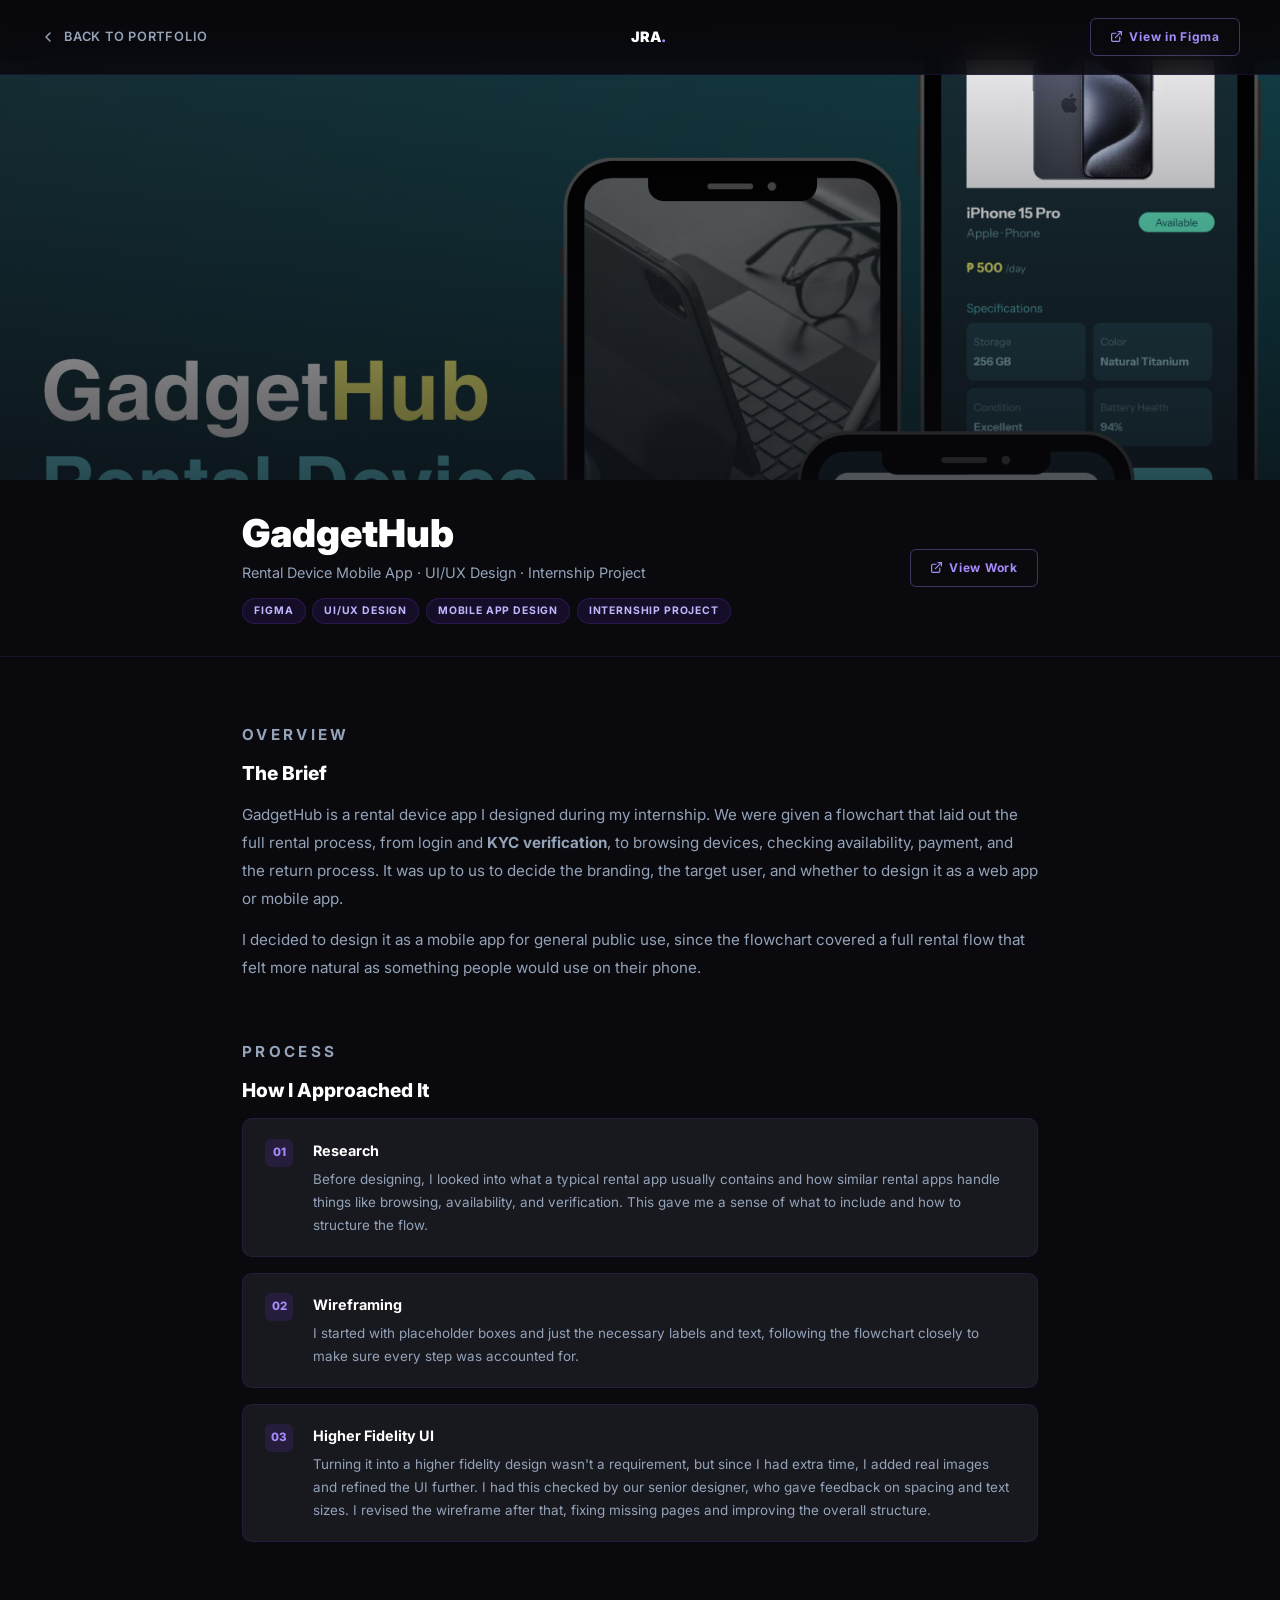
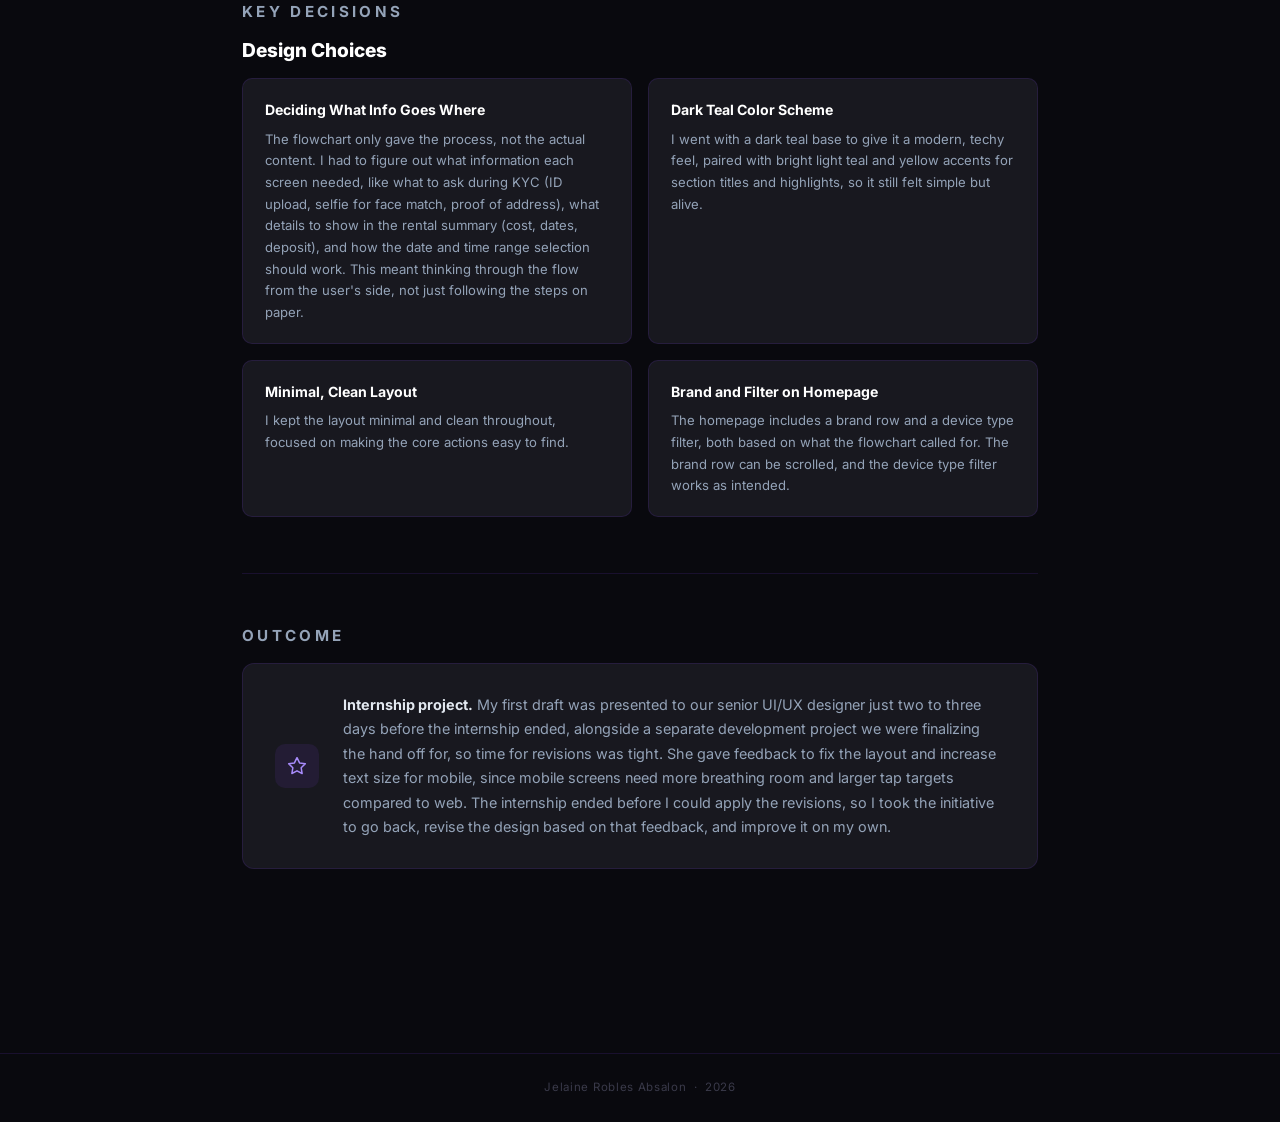
<file: gadgethub-case-study.html>
<!DOCTYPE html>
<html lang="en">
<head>
<meta charset="UTF-8"/>
<meta name="viewport" content="width=device-width, initial-scale=1.0"/>
<title>GadgetHub | Case Study · Jelaine Absalon</title>
<link href="https://fonts.googleapis.com/css2?family=Inter:wght@300;400;500;600;700;800;900&display=swap" rel="stylesheet"/>
<link rel="stylesheet" href="styles/site.css"/>
</head>
<body>

<div class="topbar">
  <a href="index.html" class="back-btn">
    <svg viewBox="0 0 24 24"><polyline points="15 18 9 12 15 6"/></svg>
    Back to Portfolio
  </a>
  <a href="index.html" class="topbar-logo">JRA<span>.</span></a>
  <a href="#" target="_blank" rel="noopener" class="view-work-btn">
    <svg viewBox="0 0 24 24"><path d="M18 13v6a2 2 0 0 1-2 2H5a2 2 0 0 1-2-2V8a2 2 0 0 1 2-2h6"/><polyline points="15 3 21 3 21 9"/><line x1="10" y1="14" x2="21" y2="3"/></svg>
    View in Figma
  </a>
</div>

<div class="hero">
  <img src="images/GadgetHub.png" alt="GadgetHub preview"/>
  <div class="hero-overlay"></div>
</div>

<div class="meta-bar">
  <div class="meta-inner">
    <div class="meta-titles">
      <h1>GadgetHub</h1>
      <p>Rental Device Mobile App · UI/UX Design · Internship Project</p>
      <div class="meta-tags">
        <span class="tag">Figma</span><span class="tag">UI/UX Design</span><span class="tag">Mobile App Design</span><span class="tag">Internship Project</span>
      </div>
    </div>
    <a href="https://www.figma.com/design/qK5puwkUPVsfskdqQHkecV/Jelaine-Absalon-Portfolio?node-id=21-3&t=pXjjJtdAx5TNG5cG-1" target="_blank" rel="noopener" class="view-work-btn" style="align-self:center">
      <svg viewBox="0 0 24 24"><path d="M18 13v6a2 2 0 0 1-2 2H5a2 2 0 0 1-2-2V8a2 2 0 0 1 2-2h6"/><polyline points="15 3 21 3 21 9"/><line x1="10" y1="14" x2="21" y2="3"/></svg>
      View Work
    </a>
  </div>
</div>

<div class="content">
  <div class="section">
    <p class="section-label">Overview</p>
    <h2>The Brief</h2>
    <p>GadgetHub is a rental device app I designed during my internship. We were given a flowchart that laid out the full rental process, from login and <strong>KYC verification</strong>, to browsing devices, checking availability, payment, and the return process. It was up to us to decide the branding, the target user, and whether to design it as a web app or mobile app.</p>
    <p>I decided to design it as a mobile app for general public use, since the flowchart covered a full rental flow that felt more natural as something people would use on their phone.</p>
  </div><div class="section">
    <p class="section-label">Process</p>
    <h2>How I Approached It</h2>
    <div class="steps">
      <div class="step"><div class="step-num">01</div><div class="step-body"><h4>Research</h4><p>Before designing, I looked into what a typical rental app usually contains and how similar rental apps handle things like browsing, availability, and verification. This gave me a sense of what to include and how to structure the flow.</p></div></div>
      <div class="step"><div class="step-num">02</div><div class="step-body"><h4>Wireframing</h4><p>I started with placeholder boxes and just the necessary labels and text, following the flowchart closely to make sure every step was accounted for.</p></div></div>
      <div class="step"><div class="step-num">03</div><div class="step-body"><h4>Higher Fidelity UI</h4><p>Turning it into a higher fidelity design wasn't a requirement, but since I had extra time, I added real images and refined the UI further. I had this checked by our senior designer, who gave feedback on spacing and text sizes. I revised the wireframe after that, fixing missing pages and improving the overall structure.</p></div></div>
    </div>
  </div><div class="section">
    <p class="section-label">Key Decisions</p>
    <h2>Design Choices</h2>
    <div class="decisions">
      <div class="decision-card"><h4>Deciding What Info Goes Where</h4><p>The flowchart only gave the process, not the actual content. I had to figure out what information each screen needed, like what to ask during KYC (ID upload, selfie for face match, proof of address), what details to show in the rental summary (cost, dates, deposit), and how the date and time range selection should work. This meant thinking through the flow from the user's side, not just following the steps on paper.</p></div>
      <div class="decision-card"><h4>Dark Teal Color Scheme</h4><p>I went with a dark teal base to give it a modern, techy feel, paired with bright light teal and yellow accents for section titles and highlights, so it still felt simple but alive.</p></div>
      <div class="decision-card"><h4>Minimal, Clean Layout</h4><p>I kept the layout minimal and clean throughout, focused on making the core actions easy to find.</p></div>
      <div class="decision-card"><h4>Brand and Filter on Homepage</h4><p>The homepage includes a brand row and a device type filter, both based on what the flowchart called for. The brand row can be scrolled, and the device type filter works as intended.</p></div>
    </div>
  </div>

  <div class="divider"></div>

  <div class="section">
    <p class="section-label">Outcome</p>
    <div class="outcome-box">
      <div class="outcome-icon"><svg viewBox="0 0 24 24"><path d="M12 2l3.09 6.26L22 9.27l-5 4.87 1.18 6.88L12 17.77l-6.18 3.25L7 14.14 2 9.27l6.91-1.01L12 2z"/></svg></div>
      <p><strong>Internship project.</strong> My first draft was presented to our senior UI/UX designer just two to three days before the internship ended, alongside a separate development project we were finalizing the hand off for, so time for revisions was tight. She gave feedback to fix the layout and increase text size for mobile, since mobile screens need more breathing room and larger tap targets compared to web. The internship ended before I could apply the revisions, so I took the initiative to go back, revise the design based on that feedback, and improve it on my own.</p>
    </div>
  </div>
</div>

<div class="cs-footer">
  <p>Jelaine Robles Absalon &nbsp;·&nbsp; 2026</p>
</div>

</body>
</html>
</file>
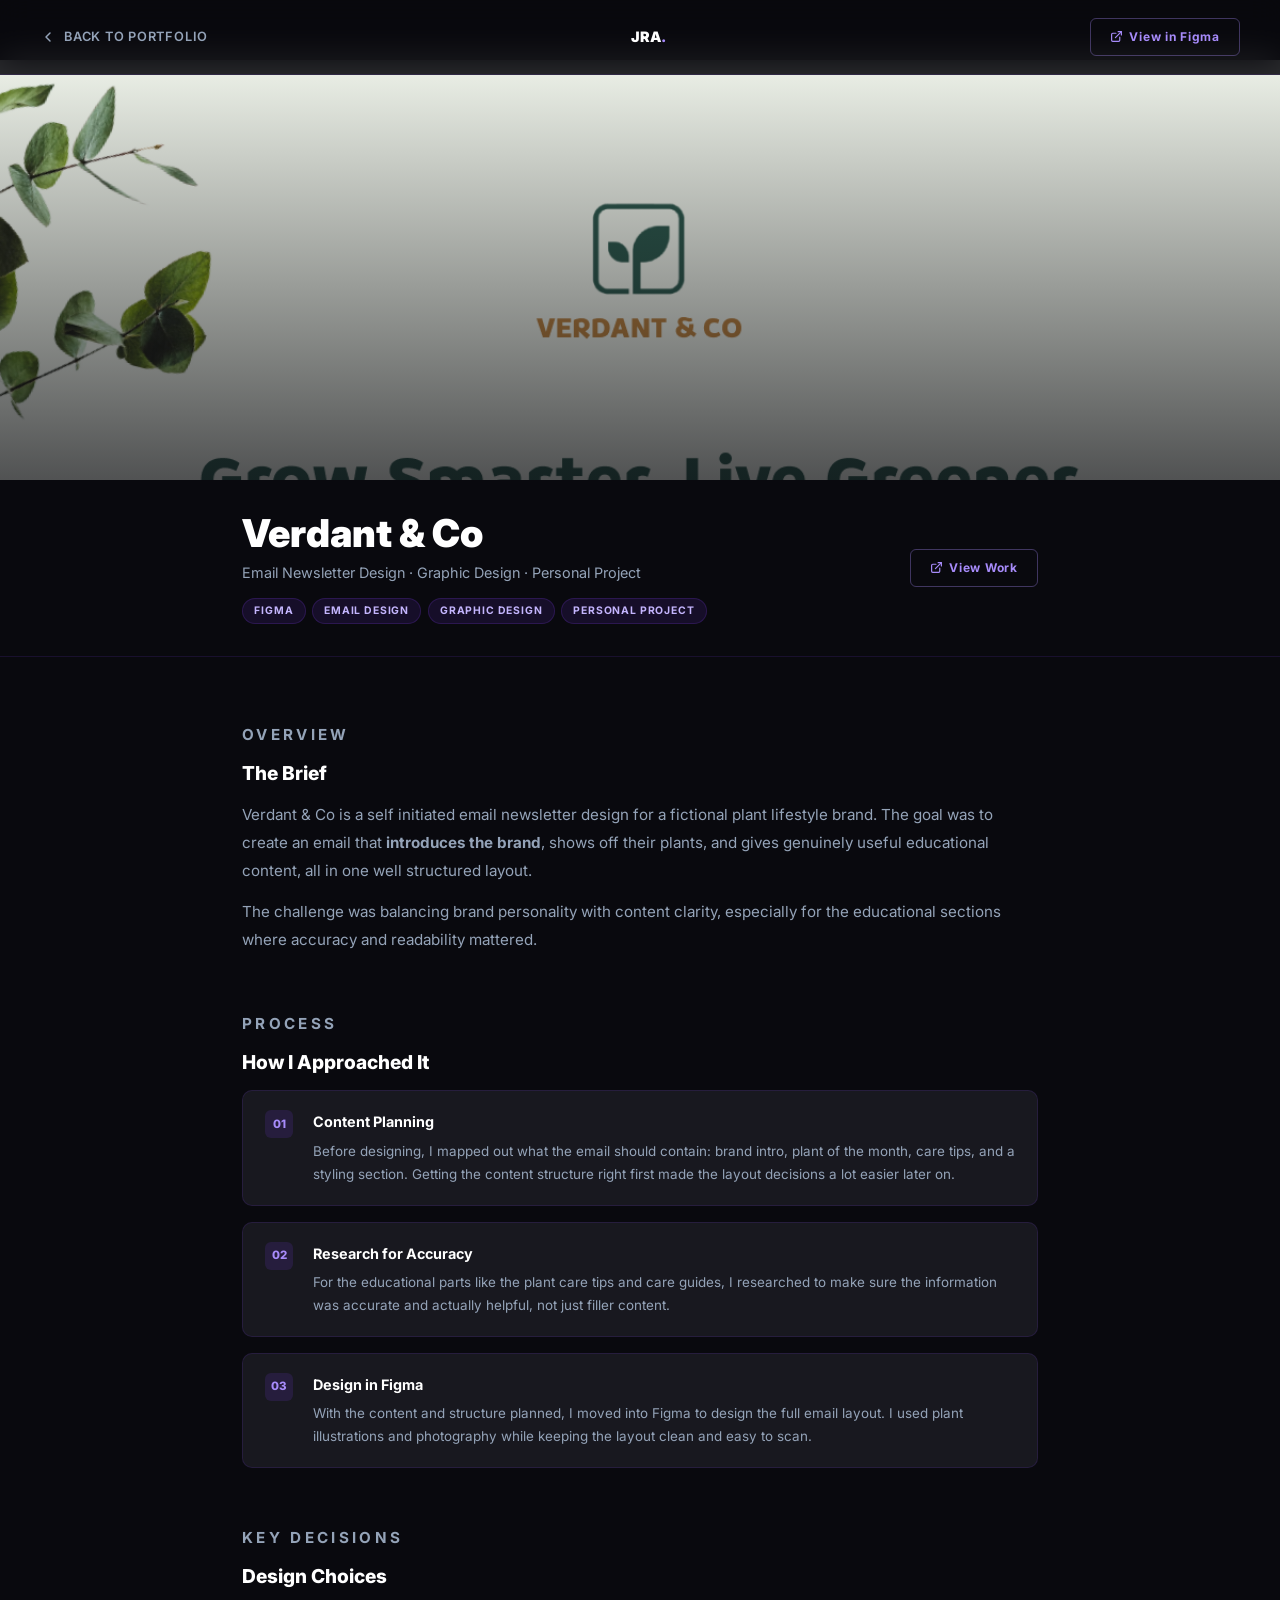
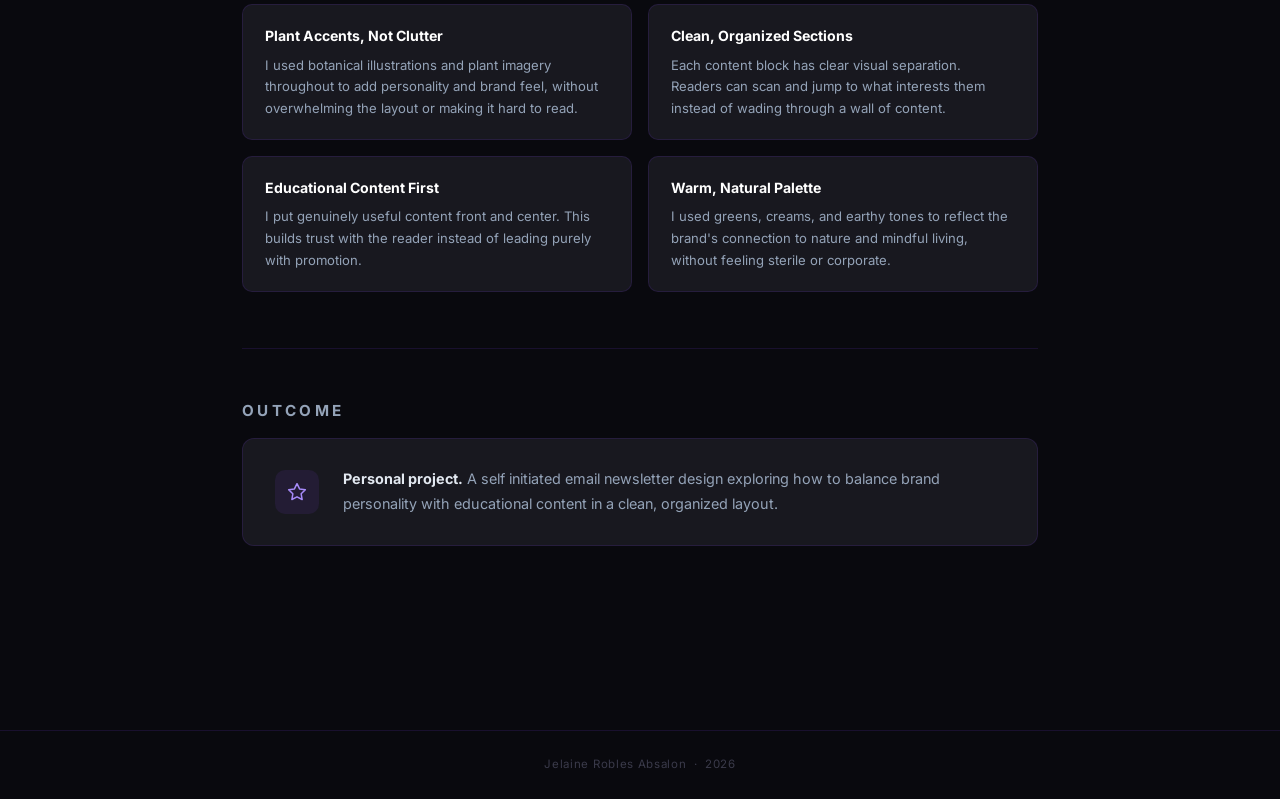
<file: verdant-case-study.html>
<!DOCTYPE html>
<html lang="en">
<head>
<meta charset="UTF-8"/>
<meta name="viewport" content="width=device-width, initial-scale=1.0"/>
<title>Verdant & Co | Case Study · Jelaine Absalon</title>
<link href="https://fonts.googleapis.com/css2?family=Inter:wght@300;400;500;600;700;800;900&display=swap" rel="stylesheet"/>
<link rel="stylesheet" href="styles/site.css"/>
</head>
<body>

<div class="topbar">
  <a href="index.html" class="back-btn">
    <svg viewBox="0 0 24 24"><polyline points="15 18 9 12 15 6"/></svg>
    Back to Portfolio
  </a>
  <a href="index.html" class="topbar-logo">JRA<span>.</span></a>
  <a href="https://www.figma.com/design/qK5puwkUPVsfskdqQHkecV/Jelaine-Absalon-Portfolio?node-id=1-57&t=ft4zsbpkboDp5XN7-1" target="_blank" rel="noopener" class="view-work-btn">
    <svg viewBox="0 0 24 24"><path d="M18 13v6a2 2 0 0 1-2 2H5a2 2 0 0 1-2-2V8a2 2 0 0 1 2-2h6"/><polyline points="15 3 21 3 21 9"/><line x1="10" y1="14" x2="21" y2="3"/></svg>
    View in Figma
  </a>
</div>

<div class="hero">
  <img src="images/Verdant%26Co.png" alt="Verdant & Co preview"/>
  <div class="hero-overlay"></div>
</div>

<div class="meta-bar">
  <div class="meta-inner">
    <div class="meta-titles">
      <h1>Verdant & Co</h1>
      <p>Email Newsletter Design · Graphic Design · Personal Project</p>
      <div class="meta-tags">
        <span class="tag">Figma</span><span class="tag">Email Design</span><span class="tag">Graphic Design</span><span class="tag">Personal Project</span>
      </div>
    </div>
    <a href="https://www.figma.com/design/qK5puwkUPVsfskdqQHkecV/Jelaine-Absalon-Portfolio?node-id=1-57&t=ft4zsbpkboDp5XN7-1" target="_blank" rel="noopener" class="view-work-btn" style="align-self:center">
      <svg viewBox="0 0 24 24"><path d="M18 13v6a2 2 0 0 1-2 2H5a2 2 0 0 1-2-2V8a2 2 0 0 1 2-2h6"/><polyline points="15 3 21 3 21 9"/><line x1="10" y1="14" x2="21" y2="3"/></svg>
      View Work
    </a>
  </div>
</div>

<div class="content">
  <div class="section">
    <p class="section-label">Overview</p>
    <h2>The Brief</h2>
    <p>Verdant &amp; Co is a self initiated email newsletter design for a fictional plant lifestyle brand. The goal was to create an email that <strong>introduces the brand</strong>, shows off their plants, and gives genuinely useful educational content, all in one well structured layout.</p>
    <p>The challenge was balancing brand personality with content clarity, especially for the educational sections where accuracy and readability mattered.</p>
  </div><div class="section">
    <p class="section-label">Process</p>
    <h2>How I Approached It</h2>
    <div class="steps">
      <div class="step"><div class="step-num">01</div><div class="step-body"><h4>Content Planning</h4><p>Before designing, I mapped out what the email should contain: brand intro, plant of the month, care tips, and a styling section. Getting the content structure right first made the layout decisions a lot easier later on.</p></div></div>
      <div class="step"><div class="step-num">02</div><div class="step-body"><h4>Research for Accuracy</h4><p>For the educational parts like the plant care tips and care guides, I researched to make sure the information was accurate and actually helpful, not just filler content.</p></div></div>
      <div class="step"><div class="step-num">03</div><div class="step-body"><h4>Design in Figma</h4><p>With the content and structure planned, I moved into Figma to design the full email layout. I used plant illustrations and photography while keeping the layout clean and easy to scan.</p></div></div>
    </div>
  </div><div class="section">
    <p class="section-label">Key Decisions</p>
    <h2>Design Choices</h2>
    <div class="decisions">
      <div class="decision-card"><h4>Plant Accents, Not Clutter</h4><p>I used botanical illustrations and plant imagery throughout to add personality and brand feel, without overwhelming the layout or making it hard to read.</p></div>
      <div class="decision-card"><h4>Clean, Organized Sections</h4><p>Each content block has clear visual separation. Readers can scan and jump to what interests them instead of wading through a wall of content.</p></div>
      <div class="decision-card"><h4>Educational Content First</h4><p>I put genuinely useful content front and center. This builds trust with the reader instead of leading purely with promotion.</p></div>
      <div class="decision-card"><h4>Warm, Natural Palette</h4><p>I used greens, creams, and earthy tones to reflect the brand's connection to nature and mindful living, without feeling sterile or corporate.</p></div>
    </div>
  </div>

  <div class="divider"></div>

  <div class="section">
    <p class="section-label">Outcome</p>
    <div class="outcome-box">
      <div class="outcome-icon"><svg viewBox="0 0 24 24"><path d="M12 2l3.09 6.26L22 9.27l-5 4.87 1.18 6.88L12 17.77l-6.18 3.25L7 14.14 2 9.27l6.91-1.01L12 2z"/></svg></div>
      <p><strong>Personal project.</strong> A self initiated email newsletter design exploring how to balance brand personality with educational content in a clean, organized layout.</p>
    </div>
  </div>
</div>

<div class="cs-footer">
  <p>Jelaine Robles Absalon &nbsp;·&nbsp; 2026</p>
</div>

</body>
</html>
</file>
<file: styles/site.css>
*,*::before,*::after{box-sizing:border-box;margin:0;padding:0}
:root{
  --black:#09090E;--surface:#111118;--panel:#18181F;
  --purple:#7C3AED;--lavender:#A78BFA;--lilac:#C4B5FD;
  --text:#E2E8F0;--muted:#94A3B8;--faint:#3A3A4A;
  --border:rgba(124,58,237,0.14);
}
html{scroll-behavior:smooth}
body{background:var(--black);color:var(--text);font-family:'Inter',sans-serif;line-height:1.7;overflow-x:hidden}
a{color:inherit}
img{max-width:100%;display:block}

/* ── NAV ── */
nav{position:fixed;top:0;left:0;right:0;z-index:100;display:flex;align-items:center;justify-content:center;padding:1.3rem 4rem;transition:background .5s,backdrop-filter .5s,border-color .5s;border-bottom:1px solid transparent}
nav.scrolled{background:rgba(9,9,14,.88);backdrop-filter:blur(20px);border-bottom-color:var(--border)}
.nav-inner{display:flex;align-items:center;gap:3rem}
.nav-logo{font-family:'Inter',sans-serif;font-size:.95rem;font-weight:900;color:#fff;text-decoration:none;letter-spacing:.02em}
.nav-logo span{color:var(--lavender)}
.nav-links{display:flex;gap:2.2rem;list-style:none}
.nav-links a{color:var(--muted);font-size:.75rem;font-weight:500;text-decoration:none;letter-spacing:.1em;text-transform:uppercase;transition:color .25s}
.nav-links a:hover{color:#fff}

/* ── BG ── */
.bg-dots{background-color:var(--black);background-image:radial-gradient(circle at 1px 1px,rgba(124,58,237,.07) 1px,transparent 0);background-size:28px 28px}
.bg-surface{background:var(--surface)}

/* ── SHARED ── */
section{padding:9rem 2rem}
.container{max-width:1100px;margin:0 auto}
.section-label{font-size:.65rem;font-weight:700;letter-spacing:.22em;text-transform:uppercase;color:var(--purple);margin-bottom:.7rem}
.section-title{font-size:clamp(1.5rem,2.8vw,2rem);font-weight:800;color:#fff;line-height:1.15;margin-bottom:3.5rem;font-family:'Inter',sans-serif}

/* ── REVEAL ANIMATIONS ── */
.reveal{opacity:0;transform:translateY(28px);transition:opacity .75s cubic-bezier(.22,1,.36,1),transform .75s cubic-bezier(.22,1,.36,1)}
.reveal.visible{opacity:1;transform:translateY(0)}
.reveal-d1{transition-delay:.1s}.reveal-d2{transition-delay:.2s}.reveal-d3{transition-delay:.3s}.reveal-d4{transition-delay:.4s}
.wipe-wrap{overflow:hidden;display:block}
.wipe-text{display:block;transform:translateY(110%);transition:transform .8s cubic-bezier(.22,1,.36,1)}
.wipe-wrap.visible .wipe-text{transform:translateY(0)}

/* ── HERO SECTION ── */
#hero{min-height:100vh;display:flex;flex-direction:column;align-items:center;justify-content:center;text-align:center;padding:8rem 2rem 6rem;position:relative;overflow:hidden}
.hero-glow{position:absolute;top:40%;left:50%;transform:translate(-50%,-50%);width:800px;height:600px;background:radial-gradient(ellipse at center,rgba(124,58,237,.18) 0%,rgba(124,58,237,.05) 50%,transparent 70%);pointer-events:none}
.hero-grid-bg{position:absolute;inset:0;background-image:linear-gradient(rgba(124,58,237,.04) 1px,transparent 1px),linear-gradient(90deg,rgba(124,58,237,.04) 1px,transparent 1px);background-size:60px 60px;pointer-events:none}
.hero-name{font-size:clamp(2.6rem,7vw,5.5rem);font-weight:900;line-height:1.05;letter-spacing:-.03em;background:linear-gradient(115deg,#fff 0%,var(--lilac) 40%,#fff 65%,var(--lavender) 100%);background-size:260% auto;-webkit-background-clip:text;-webkit-text-fill-color:transparent;background-clip:text;animation:shimmer 7s linear infinite;margin-bottom:1rem}
@keyframes shimmer{0%{background-position:0% center}100%{background-position:260% center}}
.hero-title{font-size:clamp(.75rem,1.4vw,.88rem);font-weight:500;letter-spacing:.22em;text-transform:uppercase;color:var(--muted);margin-bottom:2.8rem}
.hero-title span{color:var(--lavender);margin:0 .5rem}
.hero-btns{display:flex;gap:1rem;flex-wrap:wrap;justify-content:center}
.scroll-hint{position:absolute;bottom:2.5rem;left:50%;transform:translateX(-50%);display:flex;flex-direction:column;align-items:center;gap:.5rem;color:var(--faint);font-size:.65rem;letter-spacing:.14em;text-transform:uppercase}
.scroll-arrow{width:1px;height:32px;background:linear-gradient(to bottom,transparent,var(--purple));animation:drip 2s ease-in-out infinite}
@keyframes drip{0%,100%{height:18px;opacity:.3}50%{height:36px;opacity:.9}}

/* ── BUTTONS ── */
.btn-primary{padding:.75rem 2rem;background:var(--purple);color:#fff;border:none;border-radius:6px;font-size:.8rem;font-weight:700;font-family:'Inter',sans-serif;letter-spacing:.06em;cursor:pointer;text-decoration:none;transition:background .25s,transform .2s,box-shadow .25s;display:inline-block}
.btn-primary:hover{background:#6D28D9;transform:translateY(-2px);box-shadow:0 8px 24px rgba(124,58,237,.35)}
.btn-ghost{padding:.75rem 2rem;background:transparent;color:var(--lavender);border:1px solid rgba(167,139,250,.35);border-radius:6px;font-size:.8rem;font-weight:700;font-family:'Inter',sans-serif;letter-spacing:.06em;cursor:pointer;text-decoration:none;display:inline-block;transition:border-color .25s,color .25s,transform .2s}
.btn-ghost:hover{border-color:var(--lavender);color:#fff;transform:translateY(-2px)}
.btn-sm{padding:.45rem 1.1rem;border-radius:6px;font-size:.75rem;font-weight:700;font-family:'Inter',sans-serif;letter-spacing:.05em;cursor:pointer;text-decoration:none;display:inline-flex;align-items:center;gap:.4rem;transition:all .2s}
.btn-sm-solid{background:var(--purple);color:#fff;border:none}
.btn-sm-solid:hover{background:#6D28D9}
.btn-sm-outline{background:transparent;color:var(--muted);border:1px solid var(--faint)}
.btn-sm-outline:hover{border-color:var(--lavender);color:var(--lavender)}
.btn-sm svg{width:13px;height:13px;stroke:currentColor;fill:none;stroke-width:2.2;stroke-linecap:round;stroke-linejoin:round;flex-shrink:0}

/* ── WORK OVERVIEW MASONRY ── */
/* MASONRY: 3 cols, col1+col3 full height (tall, spans all 3 rows), col2 stacked 3-way */
.masonry-grid{display:grid;grid-template-columns:repeat(3,1fr);grid-template-rows:1fr 1fr 1fr;gap:10px;height:820px}
.masonry-item-tall{grid-row:span 3;position:relative;overflow:hidden;border-radius:10px;cursor:pointer}
.masonry-item-half{position:relative;overflow:hidden;border-radius:10px;cursor:pointer}
.masonry-item-tall img,.masonry-item-half img{width:100%;height:100%;display:block;object-fit:cover;object-position:top center;position:absolute;top:0;left:0}
.work-overlay{position:absolute;inset:0;background:rgba(0,0,0,0);transition:background .35s ease;display:flex;flex-direction:column;justify-content:flex-end;padding:1.2rem}
.masonry-item-tall:hover .work-overlay,.masonry-item-half:hover .work-overlay{background:rgba(0,0,0,.65)}
.overlay-text{transform:translateY(10px);opacity:0;transition:transform .35s ease,opacity .35s ease}
.masonry-item-tall:hover .overlay-text,.masonry-item-half:hover .overlay-text{transform:translateY(0);opacity:1}
.overlay-text h3{font-size:.9rem;font-weight:700;color:#fff;margin-bottom:.2rem}
.overlay-text p{font-size:.7rem;color:var(--lilac);font-weight:500;letter-spacing:.07em;text-transform:uppercase}

/* ── ABOUT ── */
.about-greeting{font-size:.65rem;font-weight:700;letter-spacing:.22em;text-transform:uppercase;color:var(--purple);margin-bottom:.4rem}
.about-name{font-size:clamp(1.6rem,3.5vw,2.4rem);font-weight:900;color:#fff;line-height:1.1;margin-bottom:1.4rem}
.about-layout{display:grid;grid-template-columns:1fr 1fr;gap:4rem;align-items:start}
.about-bio{font-size:.92rem;color:var(--muted);line-height:1.85}
.about-bio p{margin-bottom:.85rem}
.about-bio p:last-child{margin-bottom:0}
.about-bio strong{color:var(--text);font-weight:600}
.about-bio .hl{color:var(--lavender);font-weight:600}
.about-photo{
  width:100%;
  min-height:420px;
  background:linear-gradient(145deg,#16162A,#24193C);
  border-radius:12px;
  overflow:hidden;
  border:1px solid var(--border);
  position:relative;
}
.about-photo img{
  position:absolute;
  top:0;left:0;
  width:100%;
  height:100%;
  object-fit:cover;
  object-position:top center;
  display:block;
}

/* ── SERVICES ── */
.services-grid{display:grid;grid-template-columns:repeat(auto-fill,minmax(230px,1fr));gap:1.2rem}
.svc-card{background:var(--panel);border:1px solid var(--border);border-radius:12px;padding:2rem 1.6rem;transition:border-color .3s,transform .3s;position:relative;overflow:hidden}
.svc-card::before{content:'';position:absolute;top:0;left:0;right:0;height:1px;background:linear-gradient(90deg,transparent,var(--purple),transparent);opacity:0;transition:opacity .3s}
.svc-card:hover{border-color:rgba(167,139,250,.4);transform:translateY(-4px)}
.svc-card:hover::before{opacity:1}
.svc-icon{width:42px;height:42px;background:rgba(124,58,237,.1);border-radius:10px;display:flex;align-items:center;justify-content:center;margin-bottom:1.2rem}
.svc-icon svg{width:20px;height:20px;stroke:var(--lavender);fill:none;stroke-width:1.8;stroke-linecap:round;stroke-linejoin:round}
.svc-card h3{font-size:.95rem;font-weight:700;color:#fff;margin-bottom:.55rem}
.svc-card p{font-size:.82rem;color:var(--muted);line-height:1.7}

/* ── PROJECTS ── */
.proj-header{text-align:center;margin-bottom:1rem}
.proj-header .section-title{margin-bottom:1.8rem}
.proj-tabs{display:flex;gap:.5rem;justify-content:center;margin-bottom:3.5rem}
.proj-tab{padding:.5rem 1.5rem;background:transparent;border:1px solid var(--faint);border-radius:99px;color:var(--muted);font-size:.75rem;font-weight:700;font-family:'Inter',sans-serif;letter-spacing:.1em;text-transform:uppercase;cursor:pointer;transition:all .25s}
.proj-tab.active,.proj-tab:hover{background:var(--purple);border-color:var(--purple);color:#fff}
.proj-list{display:flex;flex-direction:column;gap:1.5rem}
.proj-card{
  display:grid;
  grid-template-columns:1fr 1fr;
  background:var(--panel);
  border:1px solid var(--border);
  border-radius:14px;
  overflow:hidden;
  transition:border-color .25s,transform .25s;
  opacity:0;transform:translateY(16px);
  animation:fadeUp .5s ease forwards;
}
.proj-card:hover{border-color:rgba(167,139,250,.35);transform:translateY(-3px)}
@keyframes fadeUp{to{opacity:1;transform:translateY(0)}}
.proj-card:nth-child(odd) .proj-img{order:1}
.proj-card:nth-child(odd) .proj-body{order:2}
.proj-card:nth-child(even) .proj-img{order:2}
.proj-card:nth-child(even) .proj-body{order:1}
/* image column stretches to match text column height */
.proj-img{
  position:relative;
  overflow:hidden;
  background:#0a0a0f;
  min-height:300px;
}
.proj-img img{
  position:absolute;
  top:0;left:0;
  width:100%;
  height:100%;
  object-fit:cover;
  object-position:top center;
  display:block;
}
.proj-body{padding:2.2rem 2.4rem;display:flex;flex-direction:column;justify-content:center}
.proj-tag{font-size:.65rem;font-weight:700;letter-spacing:.14em;text-transform:uppercase;color:var(--lavender);margin-bottom:.6rem;display:block}
.proj-body h3{font-size:1.1rem;font-weight:800;color:#fff;margin-bottom:.7rem;line-height:1.3}
.proj-body p{font-size:.84rem;color:var(--muted);margin-bottom:1.4rem;line-height:1.75}
.proj-stack{display:flex;flex-wrap:wrap;gap:.4rem;margin-bottom:1.4rem}
.chip{font-size:.65rem;font-weight:600;padding:.18rem .65rem;background:rgba(124,58,237,.12);color:var(--lilac);border-radius:99px;border:1px solid rgba(124,58,237,.2)}
.proj-actions{display:flex;gap:.7rem;flex-wrap:wrap}

/* ── CONTACT ── */
#contact{padding:0 2rem;display:flex;flex-direction:column;align-items:center}
.contact-spacer{width:1px;height:160px;background:linear-gradient(to bottom,transparent,var(--purple));margin:0 auto 4.5rem}
.contact-inner{text-align:center;max-width:600px;padding-bottom:9rem}
.contact-inner .section-label{margin-bottom:1.2rem}
.contact-inner .section-title{font-size:clamp(1.8rem,4vw,2.8rem);margin-bottom:1rem}
.contact-sub{color:var(--muted);font-size:.95rem;margin-bottom:2.5rem;line-height:1.8}
.contact-links{display:flex;justify-content:center;gap:2rem;flex-wrap:wrap;margin-top:2rem}
.contact-link{display:flex;align-items:center;gap:.4rem;color:var(--muted);font-size:.83rem;text-decoration:none;transition:color .25s}
.contact-link:hover{color:var(--lavender)}
.contact-link svg{width:15px;height:15px;stroke:currentColor;fill:none;stroke-width:2}

/* ── FOOTER ── */
footer{border-top:1px solid var(--border);padding:1.6rem 2rem;text-align:center;color:var(--faint);font-size:.72rem;letter-spacing:.06em}

/* ── CASE STUDY TOPBAR ── */
.topbar{position:fixed;top:0;left:0;right:0;z-index:100;display:flex;align-items:center;justify-content:space-between;padding:1.1rem 2.5rem;background:rgba(9,9,14,.85);backdrop-filter:blur(16px);border-bottom:1px solid var(--border)}
.back-btn{display:flex;align-items:center;gap:.5rem;color:var(--muted);font-size:.8rem;font-weight:600;font-family:'Inter',sans-serif;text-decoration:none;letter-spacing:.06em;text-transform:uppercase;transition:color .2s}
.back-btn:hover{color:#fff}
.back-btn svg{width:16px;height:16px;stroke:currentColor;fill:none;stroke-width:2.2;stroke-linecap:round;stroke-linejoin:round}
.topbar-logo{font-family:'Inter',sans-serif;font-size:.9rem;font-weight:900;color:#fff;text-decoration:none}
.topbar-logo span{color:var(--lavender)}
.view-work-btn{display:inline-flex;align-items:center;gap:.4rem;padding:.5rem 1.2rem;background:transparent;color:var(--lavender);border:1px solid rgba(167,139,250,.35);border-radius:6px;font-size:.75rem;font-weight:700;font-family:'Inter',sans-serif;letter-spacing:.06em;text-decoration:none;transition:all .2s}
.view-work-btn:hover{border-color:var(--lavender);color:#fff}
.view-work-btn svg{width:13px;height:13px;stroke:currentColor;fill:none;stroke-width:2.2;stroke-linecap:round;stroke-linejoin:round}

/* ── CASE STUDY HERO ── */
.hero{width:100%;height:420px;position:relative;overflow:hidden;margin-top:60px;background:var(--surface)}
.hero img{position:absolute;top:0;left:0;width:100%;height:100%;object-fit:cover;object-position:top center;display:block}
.hero-overlay{position:absolute;inset:0;background:linear-gradient(to bottom,rgba(9,9,14,.05) 0%,rgba(9,9,14,.7) 100%)}

/* ── CASE STUDY META ── */
.meta-bar{padding:2rem 0 0;border-bottom:1px solid var(--border);margin-bottom:4rem}
.meta-inner{max-width:860px;margin:0 auto;padding:0 2rem 2rem;display:flex;align-items:flex-start;justify-content:space-between;flex-wrap:wrap;gap:1.5rem}
.meta-titles h1{font-size:clamp(1.6rem,3.5vw,2.4rem);font-weight:900;color:#fff;line-height:1.1;margin-bottom:.4rem}
.meta-titles p{font-size:.9rem;color:var(--muted)}
.meta-tags{display:flex;flex-wrap:wrap;gap:.4rem;margin-top:.8rem}
.tag{font-size:.65rem;font-weight:700;padding:.2rem .7rem;background:rgba(124,58,237,.12);color:var(--lilac);border-radius:99px;border:1px solid rgba(124,58,237,.2);letter-spacing:.08em;text-transform:uppercase}

/* ── CASE STUDY CONTENT ── */
.content{max-width:860px;margin:0 auto;padding:0 2rem 8rem}
.section{margin-bottom:3.5rem}
.section h2{font-size:1.2rem;font-weight:800;color:#fff;margin-bottom:1rem;line-height:1.2}
.section p{font-size:.95rem;color:var(--muted);line-height:1.85;margin-bottom:.8rem}
.section p:last-child{margin-bottom:0}
.steps{display:flex;flex-direction:column;gap:1rem;margin-top:1rem}
.step{display:flex;gap:1.2rem;align-items:flex-start;background:var(--panel);border:1px solid var(--border);border-radius:10px;padding:1.2rem 1.4rem}
.step-num{width:28px;height:28px;flex-shrink:0;background:rgba(124,58,237,.15);border-radius:6px;display:flex;align-items:center;justify-content:center;font-size:.72rem;font-weight:800;color:var(--lavender)}
.step-body h4{font-size:.9rem;font-weight:700;color:#fff;margin-bottom:.3rem}
.step-body p{font-size:.84rem;color:var(--muted);line-height:1.7}
.decisions{display:grid;grid-template-columns:1fr 1fr;gap:1rem;margin-top:1rem}
.decision-card{background:var(--panel);border:1px solid var(--border);border-radius:10px;padding:1.2rem 1.4rem}
.decision-card h4{font-size:.88rem;font-weight:700;color:#fff;margin-bottom:.4rem}
.decision-card p{font-size:.82rem;color:var(--muted);line-height:1.65}
.divider{height:1px;background:var(--border);margin:3rem 0}
.outcome-box{background:var(--panel);border:1px solid var(--border);border-radius:12px;padding:1.8rem 2rem;display:flex;align-items:center;gap:1.5rem}
.outcome-icon{width:44px;height:44px;flex-shrink:0;background:rgba(124,58,237,.1);border-radius:10px;display:flex;align-items:center;justify-content:center}
.outcome-icon svg{width:20px;height:20px;stroke:var(--lavender);fill:none;stroke-width:1.8;stroke-linecap:round;stroke-linejoin:round}
.outcome-box p{font-size:.9rem;color:var(--muted);line-height:1.7}
.outcome-box strong{color:var(--text)}
.cs-footer{border-top:1px solid var(--border);padding:1.5rem;text-align:center;color:var(--faint);font-size:.72rem;letter-spacing:.06em}

/* ── UTILS ── */
.hidden{display:none!important}

/* ── RESPONSIVE ── */
@media(max-width:900px){
  .masonry-grid{grid-template-columns:repeat(2,1fr);height:auto}
  .masonry-item-tall{grid-row:span 1;min-height:280px}
  .masonry-item-half{min-height:200px}
  .about-layout{grid-template-columns:1fr;gap:2.5rem}
  .about-photo{aspect-ratio:3/2;height:auto}
  .proj-card{grid-template-columns:1fr}
  .proj-card:nth-child(odd) .proj-img,.proj-card:nth-child(even) .proj-img{order:1}
  .proj-card:nth-child(odd) .proj-body,.proj-card:nth-child(even) .proj-body{order:2}
  nav{padding:1rem 1.5rem}
}
@media(max-width:600px){
  .decisions{grid-template-columns:1fr}
  .meta-inner{flex-direction:column}
  .topbar{padding:1rem 1.2rem}
  .nav-links{display:none}
  .hero{height:280px}
}
</file>
